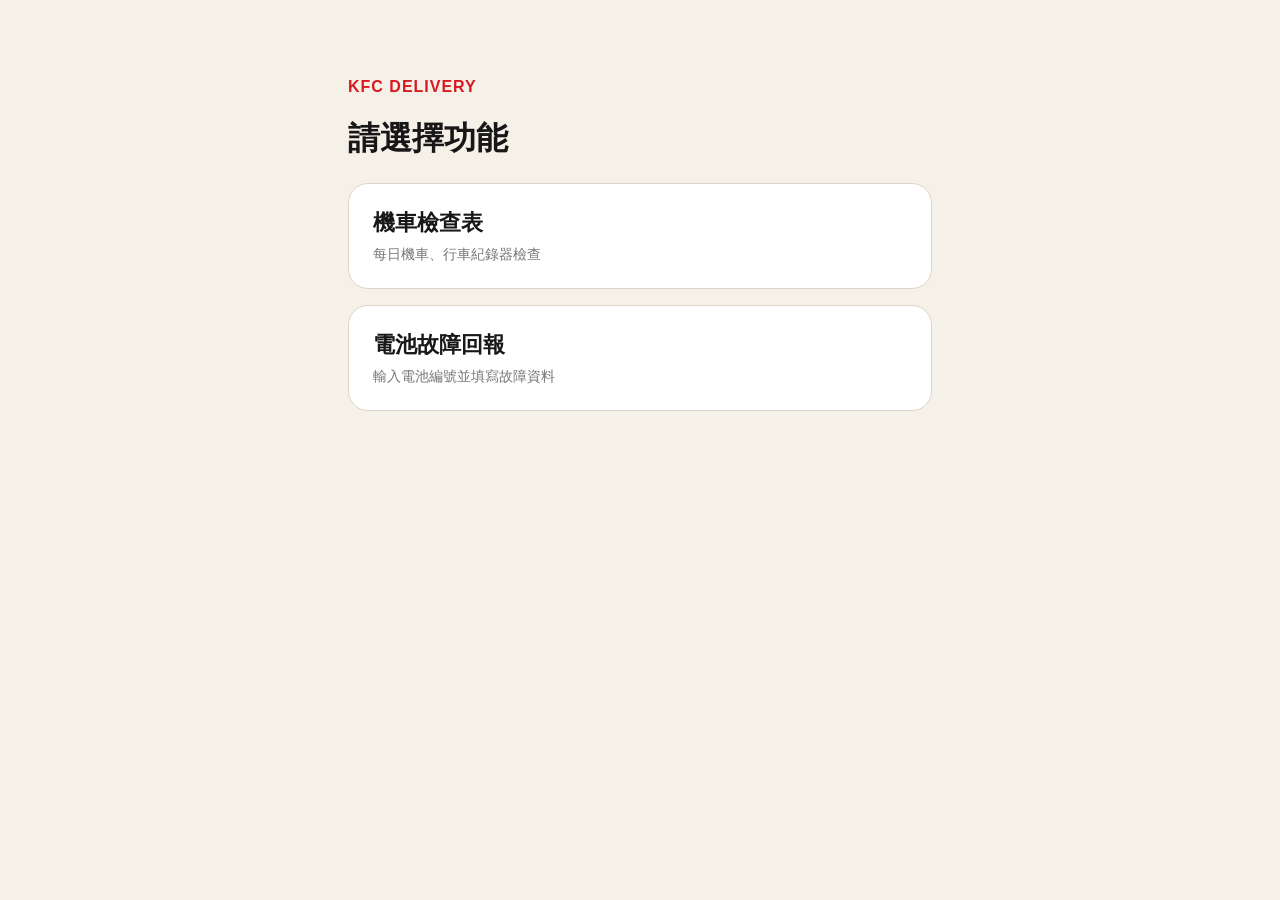
<file: index.html>
<!doctype html>
<html lang="zh-Hant">
<head>
<meta charset="utf-8">
<meta name="viewport" content="width=device-width,initial-scale=1">
<title>KFC 外送員作業</title>
<link rel="stylesheet" href="./inspection.css?v=final-rider-fix">
<style>
.home{max-width:620px;margin:60px auto;padding:18px}
.choice{display:grid;gap:16px}
.choice a{display:block;background:#fff;border:1px solid #ddd5ca;border-radius:20px;padding:24px;text-decoration:none;color:#181818;font-weight:900;font-size:22px}
.choice small{display:block;color:#777;font-size:14px;margin-top:8px;font-weight:400}
</style>
</head>
<body>
<main class="home">
<div class="brand">KFC DELIVERY</div>
<h1>請選擇功能</h1>
<div class="choice">
<a href="./inspection.html">機車檢查表<small>每日機車、行車紀錄器檢查</small></a>
<a href="./battery-report.html">電池故障回報<small>輸入電池編號並填寫故障資料</small></a>
</div>
</main>
</body>
</html>
</file>
<file: inspection.css>
* { box-sizing: border-box; }

body {
  margin: 0;
  background: #f5f1e9;
  color: #171717;
  font-family: Arial, "Noto Sans TC", sans-serif;
}

.wrap {
  width: min(720px, 100%);
  margin: 0 auto;
  padding: 20px 14px 60px;
}

header {
  text-align: center;
  margin-bottom: 22px;
}

.brand,
.card > b {
  color: #d71920;
  font-weight: 800;
  letter-spacing: 1px;
}

header h1 {
  margin: 8px;
  font-size: 28px;
}

header p { color: #777; }

.card {
  background: #fff;
  border: 1px solid #ddd5ca;
  border-radius: 22px;
  padding: 27px 20px;
  margin: 15px 0;
  text-align: center;
  box-shadow: 0 3px 12px rgba(0,0,0,.04);
}

.card h2 {
  font-size: 21px;
  margin: 20px 0 18px;
}

input,
select,
textarea {
  width: 100%;
  min-height: 58px;
  border: 2px solid #d9d1c5;
  border-radius: 15px;
  padding: 12px 16px;
  font-size: 18px;
  background: #fff;
}

input:focus,
select:focus,
textarea:focus {
  outline: none;
  border-color: #d71920;
}

textarea { resize: vertical; }

label {
  display: block;
  text-align: left;
  margin-top: 12px;
  font-weight: 700;
}

.two {
  display: grid;
  grid-template-columns: 1fr 1fr;
  gap: 12px;
  text-align: left;
}

.result {
  padding: 14px;
  text-align: left;
  border: 1px solid #ddd;
  border-radius: 13px;
  margin-top: 8px;
  cursor: pointer;
}

.result:hover {
  border-color: #d71920;
  background: #fff8f7;
}

.result strong {
  display: block;
  font-size: 19px;
}

.result small { color: #777; }

.chosen {
  margin-top: 12px;
  padding: 15px;
  background: #eef8f0;
  border-radius: 13px;
  text-align: left;
}

.warning {
  margin-top: 14px;
  padding: 16px;
  background: #fff2f2;
  border: 2px solid #d71920;
  border-radius: 15px;
  text-align: left;
}

.warning h3 {
  margin-top: 0;
  color: #b5121b;
}

.issue {
  padding: 11px 0;
  border-top: 1px solid #f0caca;
}

.issue button {
  width: auto;
  min-height: 40px;
  margin-top: 8px;
  padding: 8px 12px;
  background: #fff;
  border: 1px solid #b5121b;
  color: #b5121b;
  border-radius: 10px;
  font-weight: 700;
  cursor: pointer;
}

.check {
  display: flex;
  justify-content: space-between;
  align-items: center;
  gap: 15px;
  padding: 14px 0;
  border-bottom: 1px solid #eee;
  text-align: left;
  font-size: 18px;
}

.check:last-child { border-bottom: none; }

.check span { font-weight: 500; }

.check select {
  width: 145px;
  min-height: 50px;
  font-size: 16px;
}

.secondary {
  width: 100%;
  min-height: 52px;
  margin-top: 10px;
  background: #fff;
  color: #171717;
  border: 2px solid #222;
  border-radius: 13px;
  font-size: 16px;
  font-weight: 700;
  cursor: pointer;
}

.checkline {
  display: flex;
  align-items: center;
  gap: 10px;
  margin-top: 18px;
}

.checkline input {
  width: 22px;
  height: 22px;
  min-height: auto;
}

/* 加油卡：四個直排大按鈕 */
.fuel-card-options {
  display: grid !important;
  grid-template-columns: 1fr !important;
  gap: 14px !important;
  width: 100% !important;
  margin: 20px 0 0 !important;
}

.fuel-card-options button.fuel-option {
  display: block !important;
  width: 100% !important;
  min-width: 100% !important;
  min-height: 82px !important;
  margin: 0 !important;
  padding: 15px 20px !important;
  background: #fff !important;
  color: #171717 !important;
  border: 3px solid #d9d2c6 !important;
  border-radius: 20px !important;
  font-family: inherit !important;
  font-size: 20px !important;
  font-weight: 700 !important;
  line-height: 1.4 !important;
  text-align: center !important;
  cursor: pointer !important;
  appearance: none !important;
  -webkit-appearance: none !important;
}

.fuel-card-options button.fuel-option:hover {
  border-color: #d71920 !important;
}

.fuel-card-options button.fuel-option.selected-option {
  background: #fff1f1 !important;
  border-color: #d71920 !important;
  color: #d71920 !important;
}

.hidden { display: none !important; }

.submit {
  width: 100%;
  min-height: 62px;
  border: 0;
  border-radius: 16px;
  background: #d71920;
  color: #fff;
  font-size: 20px;
  font-weight: 800;
  margin-top: 18px;
  cursor: pointer;
}

.submit:hover { background: #bd1017; }

.submit:disabled {
  opacity: .55;
  cursor: not-allowed;
}

.msg {
  padding: 16px;
  margin-top: 14px;
  border-radius: 13px;
}

.ok {
  background: #eaf7ee;
  color: #176b38;
}

.err {
  background: #fff0f0;
  color: #a61b1b;
}

@media (max-width: 520px) {
  .wrap { padding: 14px 12px 50px; }
  .card { padding: 24px 18px; }
  input, select, textarea { font-size: 16px; }
  .two { grid-template-columns: 1fr; }
  .check { gap: 10px; }
  .check span { max-width: 58%; }
  .check select { width: 130px; }

  .fuel-card-options button.fuel-option {
    min-height: 72px !important;
    font-size: 18px !important;
    border-radius: 17px !important;
  }
}

.home-link{display:inline-block;margin-bottom:16px;color:#333;text-decoration:none;font-weight:800}
.action-row{display:grid;grid-template-columns:1fr 2fr;gap:10px;margin-top:12px}
.action-row .submit{margin:0}.home-button{display:flex;align-items:center;justify-content:center;text-decoration:none;box-sizing:border-box}
.step-help{color:#666;line-height:1.6;margin:4px 0 16px}
.manual-divider{display:flex;align-items:center;gap:12px;margin:18px 0;color:#888}.manual-divider:before,.manual-divider:after{content:"";height:1px;background:#ddd;flex:1}
#restaurantResults .result{display:flex;justify-content:space-between;gap:12px;padding:12px;border:1px solid #e4ddd4;border-top:0;background:#fff;cursor:pointer}
.chosen{margin-top:8px;color:#176b38;font-weight:800}
.line-warning{background:#fff4f2;border:1px solid #e21b23;border-radius:16px;padding:16px;margin:0 0 16px;line-height:1.55}
.line-warning b{color:#d71920;font-size:18px}.line-warning p{margin:8px 0 0;color:#444}
@media(max-width:520px){.action-row{grid-template-columns:1fr}}
</file>
